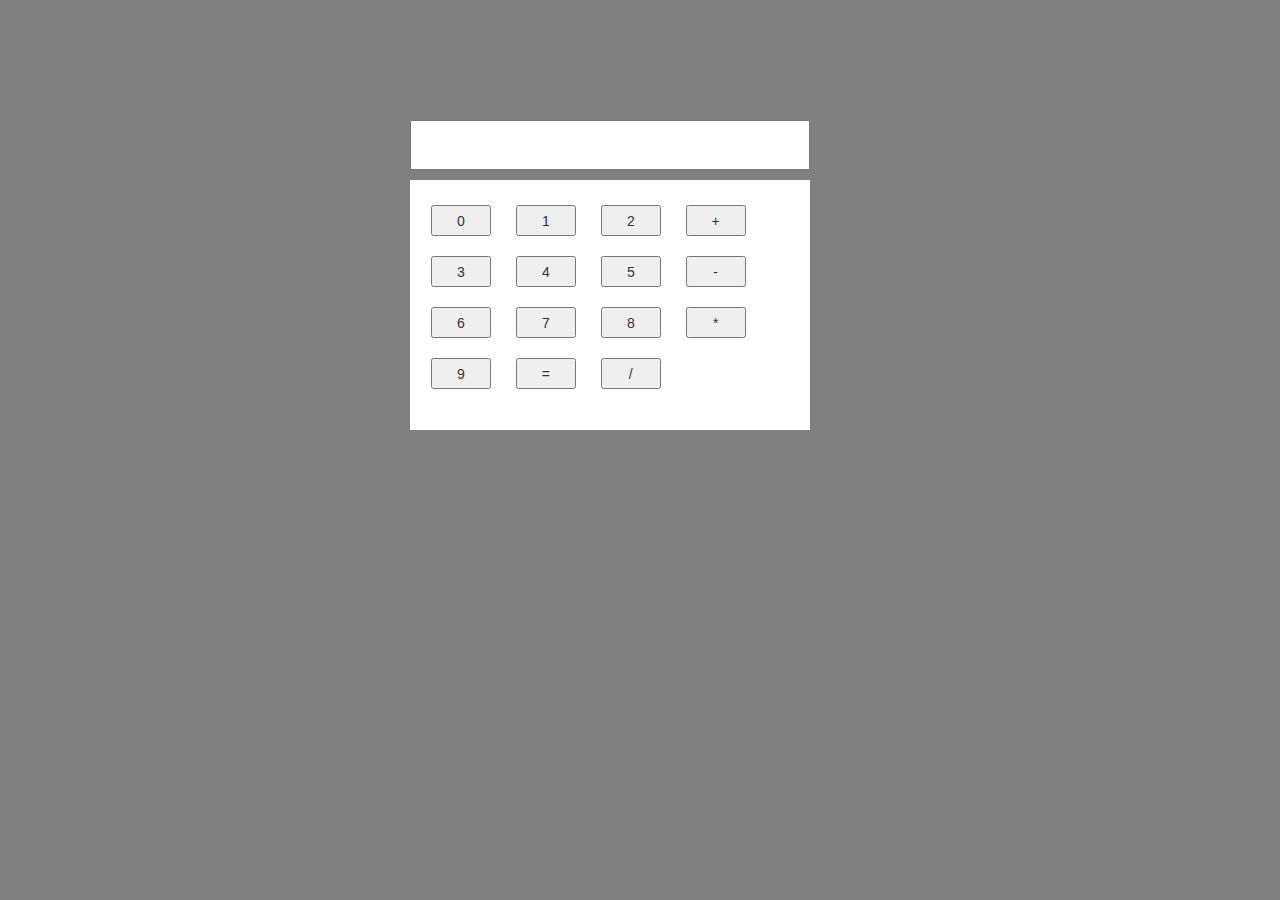
<file: calc2/index.html>
<html>
<head>
	<title>Calculator</title>
	<meta charset="utf-8">
  	<meta name="viewport" content="width=device-width, initial-scale=1">
  	<link rel="stylesheet" href="http://maxcdn.bootstrapcdn.com/bootstrap/3.3.6/css/bootstrap.min.css">
  	<script src="https://ajax.googleapis.com/ajax/libs/jquery/1.12.0/jquery.min.js"></script>
  	<script src="http://maxcdn.bootstrapcdn.com/bootstrap/3.3.6/js/bootstrap.min.js"></script>
	<link rel="stylesheet" type="text/css" href="style.css">
</head>
<body>
	<div class="container">
		
			
		<form Name="calc">
				<td colspan=4><input type=text Name="display" 
					style="width: 400px;height: 50px;
					margin-left: 340px;margin-top: 120px;">
				</td>
		<div class="btn_key" style="margin-top: 10px;margin-left: 340px;">
			
			<input type=button value="0" OnClick="calc.display.value+='0'" 
			style="width: 60px;height: 31px;margin-left: 21px;margin-top: 25px;">
			<input type=button value="1" OnClick="calc.display.value+='1'"
			style="width: 60px;height: 31px;margin-left: 21px;">
			<input type=button value="2" OnClick="calc.display.value+='2'"
			style="width: 60px;height: 31px;margin-left: 21px;">
			<input type=button value="+" OnClick="calc.display.value+='+'"
			style="width: 60px;height: 31px;margin-left: 21px;">
			<br>
			<br>
			<input type=button value="3" OnClick="calc.display.value+='3'"
			style="width: 60px;height: 31px;margin-left: 21px;">
			<input type=button value="4" OnClick="calc.display.value+='4'"
			style="width: 60px;height: 31px;margin-left: 21px;">
			<input type=button value="5" OnClick="calc.display.value+='5'"
			style="width: 60px;height: 31px;margin-left: 21px;">
			<input type=button value="-" OnClick="calc.display.value+='-'"
			style="width: 60px;height: 31px;margin-left: 21px;">
			<br>
			<br>
			<input type=button value="6" OnClick="calc.display.value+='6'" 
			style="width: 60px;height: 31px;margin-left: 21px;">
			<input type=button value="7" OnClick="calc.display.value+='7'"
			style="width: 60px;height: 31px;margin-left: 21px;">
			<input type=button value="8" OnClick="calc.display.value+='8'"
			style="width: 60px;height: 31px;margin-left: 21px;">
			<input type=button value="*" OnClick="calc.display.value+='*'"
			style="width: 60px;height: 31px;margin-left: 21px;">
			<br>
			<br>
			<input type=button value="9" OnClick="calc.display.value+='9'"
			style="width: 60px;height: 31px;margin-left: 21px;">
			
			<input type=button value="=" OnClick="calc.display.value=eval(calc.display.value)"
			style="width: 60px;height: 31px;margin-left: 21px;">
			<input type=button value="/" OnClick="calc.display.value+='/'"
			style="width: 60px;height: 31px;margin-left: 21px;">
		</div>
	</form>
		
		
	</div>
</body>
</html>
</file>
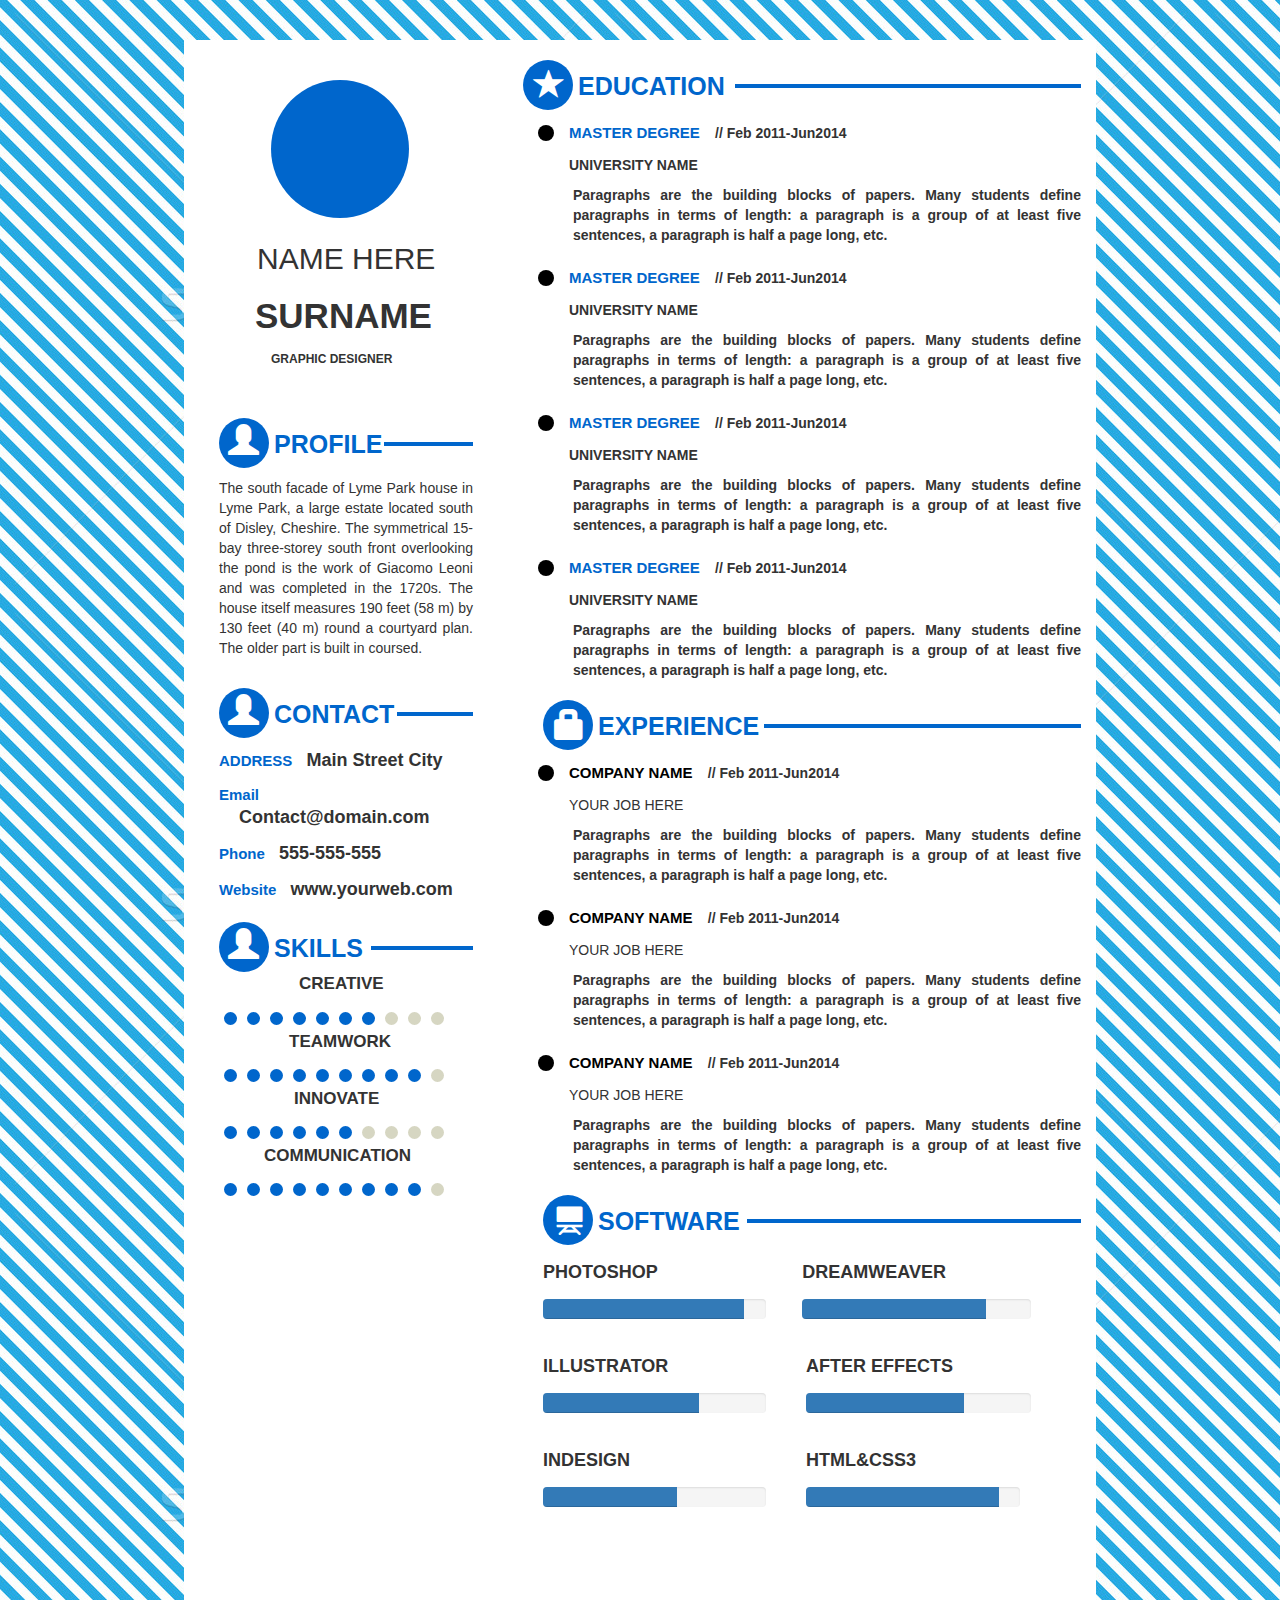
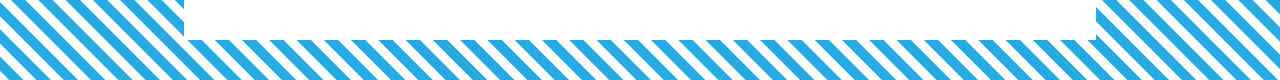
<file: Editable-CV/index.html>
<!DOCTYPE html>
<html>
<head>
	<title>Editable-CV</title>
	<meta charset="utf-8">
  <meta name="viewport" content="width=device-width, initial-scale=1">
  <link rel="stylesheet" href="http://maxcdn.bootstrapcdn.com/bootstrap/3.3.6/css/bootstrap.min.css">
  <script src="https://ajax.googleapis.com/ajax/libs/jquery/1.12.0/jquery.min.js"></script>
  <script src="http://maxcdn.bootstrapcdn.com/bootstrap/3.3.6/js/bootstrap.min.js"></script>
  <link rel="stylesheet" type="text/css" href="style.css">
</head>
<body>
<div class="container">
	<div class="content">
		<div class="col-md-4">
			<div style="padding-left: 72px;padding-top: 40px;">
				<div id="circle">
				</div>
			</div>
			
			<br>
				<p class="n_font" style="padding-left: 58px;">NAME HERE</p>
				<P class="sn_font" style="padding-left: 56px;">SURNAME</P>
				<P class="gd_font" style="padding-left: 72px;">GRAPHIC DESIGNER</P>
					<br><br>
				<div class="section1" style="padding-left: 20px;">
					<span style="position: absolute;
								padding-top: 9px;
								padding-left: 55px;
								font-size: 25px;
								font-weight: bold;
								color: #0066CC;">PROFILE</span>
					<div class="hr-section">&nbsp;</div>

						<div id="circle_new">
							<p>	<span class="glyphicon glyphicon-user" 
									style="padding-left: 9px;
										padding-top: 5px;
										font-size: 31px;
										color: white;">
								</span>
							</p>
						</div>

						<div>
							<p style="text-align: justify;margin-top: 10px;">The south facade of Lyme Park house in Lyme Park, a large estate located south of Disley, Cheshire. The symmetrical 15-bay three-storey south front overlooking the pond is the work of Giacomo Leoni and was completed in the 1720s. The house itself measures 190 feet (58 m) by 130 feet (40 m) round a courtyard plan. The older part is built in coursed.</p>
						</div>
				</div>
				<br>
				<div class="section1" style="padding-left: 20px;">
					<span style="position: absolute;
								padding-top: 9px;
								padding-left: 55px;
								font-size: 25px;
								font-weight: bold;
								color: #0066CC;">CONTACT</span>
					<div class="hr-section_a">&nbsp;</div>

						<div id="circle_new">
							<p>	<span class="glyphicon glyphicon-user" 
									style="padding-left: 9px;
										padding-top: 5px;
										font-size: 31px;
										color: white;">
								</span>
							</p>
						</div>

						<div class="add" style="padding-top: 10px;">
							<span style="font-size: 15px;font-weight: bold;color: #0066CC;">
								ADDRESS
							</span>
							<span style="font-weight: bold;font-size: 18px;padding-left: 10px;">Main Street City
							</span>
						</div>

						<div class="email" style="padding-top: 10px;">
							<span style="font-size: 15px;font-weight: bold;color: #0066CC;">
								Email
							</span>
							
							<span style="font-weight: bold;font-size: 18px;padding-left: 20px;">Contact@domain.com
							</span>
							
						</div>

						<div class="phone" style="padding-top: 10px;">
							<span style="font-size: 15px;font-weight: bold;color: #0066CC;">
								Phone
							</span>
							<span style="font-weight: bold;font-size: 18px;padding-left: 10px;">
								555-555-555
							</span>
						</div>

						<div class="web" style="padding-top: 10px;">
							<span style="font-size: 15px;font-weight: bold;color: #0066CC;">
								Website
							</span>
							<span style="font-weight: bold;font-size: 18px;padding-left: 10px;">
								www.yourweb.com
							</span>
						</div>
				</div>
				<br>
				<div class="section1" style="padding-left: 20px;">
					<span style="position: absolute;
								padding-top: 9px;
								padding-left: 55px;
								font-size: 25px;
								font-weight: bold;
								color: #0066CC;">SKILLS</span>
					<div class="hr-section_b">&nbsp;</div>

						<div id="circle_new">
							<p>	<span class="glyphicon glyphicon-user" 
									style="padding-left: 9px;
										padding-top: 5px;
										font-size: 31px;
										color: white;">
								</span>
							</p>
						</div>

						<div class="creative">
							<span style="font-weight: bold;font-size: 17px;padding-left: 80px;">CREATIVE
							</span>
							<p>
								<span><div id="small_circle_blue"></div></span>
								<span><div id="small_circle_blue"></div></span>
								<span><div id="small_circle_blue"></div></span>
								<span><div id="small_circle_blue"></div></span>
								<span><div id="small_circle_blue"></div></span>
								<span><div id="small_circle_blue"></div></span>
								<span><div id="small_circle_blue"></div></span>
								<span><div id="small_circle_grey"></div></span>
								<span><div id="small_circle_grey"></div></span>
								<span><div id="small_circle_grey"></div></span>
							</p>
						</div>
						<div class="teamwork">
							<span style="font-weight: bold;font-size: 17px;padding-left: 70px;">TEAMWORK
							</span>
							<p>
								<span><div id="small_circle_blue"></div></span>
								<span><div id="small_circle_blue"></div></span>
								<span><div id="small_circle_blue"></div></span>
								<span><div id="small_circle_blue"></div></span>
								<span><div id="small_circle_blue"></div></span>
								<span><div id="small_circle_blue"></div></span>
								<span><div id="small_circle_blue"></div></span>
								<span><div id="small_circle_blue"></div></span>
								<span><div id="small_circle_blue"></div></span>
								<span><div id="small_circle_grey"></div></span>
							</p>
						</div>
						<div class="innovate">
							<span style="font-weight: bold;font-size: 17px;padding-left: 75px;">INNOVATE
							</span>
							<p>
								<span><div id="small_circle_blue"></div></span>
								<span><div id="small_circle_blue"></div></span>
								<span><div id="small_circle_blue"></div></span>
								<span><div id="small_circle_blue"></div></span>
								<span><div id="small_circle_blue"></div></span>
								<span><div id="small_circle_blue"></div></span>
								<span><div id="small_circle_grey"></div></span>
								<span><div id="small_circle_grey"></div></span>
								<span><div id="small_circle_grey"></div></span>
								<span><div id="small_circle_grey"></div></span>
							</p>
						</div>
						<div class="communication">
							<span style="font-weight: bold;font-size: 17px;padding-left: 45px;">COMMUNICATION
							</span>
							<p>
								<span><div id="small_circle_blue"></div></span>
								<span><div id="small_circle_blue"></div></span>
								<span><div id="small_circle_blue"></div></span>
								<span><div id="small_circle_blue"></div></span>
								<span><div id="small_circle_blue"></div></span>
								<span><div id="small_circle_blue"></div></span>
								<span><div id="small_circle_blue"></div></span>
								<span><div id="small_circle_blue"></div></span>
								<span><div id="small_circle_blue"></div></span>
								<span><div id="small_circle_grey"></div></span>
							</p>
						</div>
				</div>
			
		</div>
			<div class="col-md-8">
				<div class="section2" style="padding-left: 20px;margin-top: 20px;">
					<span style="position: absolute;
								padding-top: 9px;
								padding-left: 55px;
								font-size: 25px;
								font-weight: bold;
								color: #0066CC;">EDUCATION</span>
					<div class="hr-section_edu">&nbsp;</div>

						<div id="circle_new_edu">
							<p>	<span class="glyphicon glyphicon-star" 
									style="padding-left: 11px;
										padding-top: 8px;
										font-size: 31px;
										color: white;">
								</span>
							</p>
						</div>
							<div id="small_circle_black">
							</div>
								<span style="color: #0066CC;
											font-weight: bold;
											font-size: 15px;
											line-height: 3;">
									MASTER DEGREE
								</span>
								<span style="padding-left: 11px;font-weight: bold;">
								 // Feb 2011-Jun2014
								</span>
								<p style="font-weight: bold;">UNIVERSITY NAME</p>
								<P style="text-align: justify;font-weight: bold;padding-left: 50px;">Paragraphs are the building blocks of papers. Many students define paragraphs in terms of length: a paragraph is a group of at least five sentences, a paragraph is half a page long, etc.</P>

								<div id="small_circle_black">
								</div>
								<span style="color: #0066CC;
											font-weight: bold;
											font-size: 15px;
											line-height: 3;">
									MASTER DEGREE
								</span>
								<span style="padding-left: 11px;font-weight: bold;">
								 // Feb 2011-Jun2014
								</span>
								<p style="font-weight: bold;">UNIVERSITY NAME</p>
								<P style="text-align: justify;font-weight: bold;padding-left: 50px;">Paragraphs are the building blocks of papers. Many students define paragraphs in terms of length: a paragraph is a group of at least five sentences, a paragraph is half a page long, etc.</P>

								<div id="small_circle_black">
								</div>
								<span style="color: #0066CC;
											font-weight: bold;
											font-size: 15px;
											line-height: 3;">
									MASTER DEGREE
								</span>
								<span style="padding-left: 11px;font-weight: bold;">
								 // Feb 2011-Jun2014
								</span>
								<p style="font-weight: bold;">UNIVERSITY NAME</p>
								<P style="text-align: justify;font-weight: bold;padding-left: 50px;">Paragraphs are the building blocks of papers. Many students define paragraphs in terms of length: a paragraph is a group of at least five sentences, a paragraph is half a page long, etc.</P>

								<div id="small_circle_black">
								</div>
								<span style="color: #0066CC;
											font-weight: bold;
											font-size: 15px;
											line-height: 3;">
									MASTER DEGREE
								</span>
								<span style="padding-left: 11px;font-weight: bold;">
								 // Feb 2011-Jun2014
								</span>
								<p style="font-weight: bold;">UNIVERSITY NAME</p>
								<P style="text-align: justify;font-weight: bold;padding-left: 50px;">Paragraphs are the building blocks of papers. Many students define paragraphs in terms of length: a paragraph is a group of at least five sentences, a paragraph is half a page long, etc.</P>

						<div class="section3" style="padding-left: 20px;margin-top: 20px;">
								<span style="position: absolute;
											padding-top: 9px;
											padding-left: 55px;
											font-size: 25px;
											font-weight: bold;
											color: #0066CC;">EXPERIENCE
								</span>
									<div class="hr-section_exp">&nbsp;
									</div>

										<div id="circle_new_exp">
											<p>	<span class="glyphicon glyphicon-lock" 
													style="padding-left: 11px;
															padding-top: 8px;
															font-size: 31px;
															color: white;">
												</span>
											</p>
										</div>
						</div>

							<div id="small_circle_black">
							</div>
								<span style="color: black;
											font-weight: bold;
											font-size: 15px;
											line-height: 3;">
									COMPANY NAME
								</span>
								<span style="padding-left: 11px;font-weight: bold;">
								 // Feb 2011-Jun2014
								</span>
								<p>YOUR JOB HERE</p>
								<P style="text-align: justify;font-weight: bold;padding-left: 50px;">Paragraphs are the building blocks of papers. Many students define paragraphs in terms of length: a paragraph is a group of at least five sentences, a paragraph is half a page long, etc.</P>

							<div id="small_circle_black">
							</div>
								<span style="color: black;
											font-weight: bold;
											font-size: 15px;
											line-height: 3;">
									COMPANY NAME
								</span>
								<span style="padding-left: 11px;font-weight: bold;">
								 // Feb 2011-Jun2014
								</span>
								<p>YOUR JOB HERE</p>
								<P style="text-align: justify;font-weight: bold;padding-left: 50px;">Paragraphs are the building blocks of papers. Many students define paragraphs in terms of length: a paragraph is a group of at least five sentences, a paragraph is half a page long, etc.</P>
							<div id="small_circle_black">
							</div>
								<span style="color: black;
											font-weight: bold;
											font-size: 15px;
											line-height: 3;">
									COMPANY NAME
								</span>
								<span style="padding-left: 11px;font-weight: bold;">
								 // Feb 2011-Jun2014
								</span>
								<p>YOUR JOB HERE</p>
								<P style="text-align: justify;font-weight: bold;padding-left: 50px;">Paragraphs are the building blocks of papers. Many students define paragraphs in terms of length: a paragraph is a group of at least five sentences, a paragraph is half a page long, etc.</P>

							<div class="section4" style="padding-left: 20px;margin-top: 20px;">
								<span style="position: absolute;
											padding-top: 9px;
											padding-left: 55px;
											font-size: 25px;
											font-weight: bold;
											color: #0066CC;">SOFTWARE
								</span>
									<div class="hr-section-sft">&nbsp;
									</div>

										<div id="circle_new_sft">
											<p>	<span class="glyphicon glyphicon-blackboard" 
													style="padding-left: 11px;
															padding-top: 8px;
															font-size: 31px;
															color: white;">
												</span>
											</p>
										</div>
							</div>
							<div class="dreamweaver" style="float: right;padding-right: 135px;">
								<span style="padding-left: 20px;
										line-height: 3;
										font-weight: bold;
										font-size: 18px;">DREAMWEAVER
								</span>
								<div class="progress" style="width:140%;margin-left: 20px;" >
    								<div class="progress-bar" role="progressbar" aria-valuenow="70" aria-valuemin="0" aria-valuemax="100" style="width:80%;">
 							 		</div>
 								</div>
							</div>
							<div class="aftereffects" style="float: right;padding-right: 128px;">
								<span style="padding-left: 20px;
										line-height: 3;
										font-weight: bold;
										font-size: 18px;">AFTER EFFECTS
								</span>
								<div class="progress" style="width:135%;margin-left: 20px;" >
    								<div class="progress-bar" role="progressbar" aria-valuenow="70" aria-valuemin="0" aria-valuemax="100" style="width:70%;">
 							 		</div>
 								</div>
							</div>
							<div class="html&css" style="float: right;padding-right: 165px;">
								<span style="padding-left: 20px;
										line-height: 3;
										font-weight: bold;
										font-size: 18px;">HTML&CSS3
								</span>
								<div class="progress" style="width:165%;margin-left: 20px;" >
    								<div class="progress-bar" role="progressbar" aria-valuenow="70" aria-valuemin="0" aria-valuemax="100" style="width:90%;">
 							 		</div>
 								</div>
							</div>
							<div class="photoshop">
								<span style="padding-left: 20px;
										line-height: 3;
										font-weight: bold;
										font-size: 18px;">PHOTOSHOP
								</span>
								<div class="progress" style="width:40%;margin-left: 20px;" >
    								<div class="progress-bar" role="progressbar" aria-valuenow="70" aria-valuemin="0" aria-valuemax="100" style="width:90%;">
 							 		</div>
 								</div>
							</div>
							<div class="illustrator">
								<span style="padding-left: 20px;
										line-height: 3;
										font-weight: bold;
										font-size: 18px;">ILLUSTRATOR
								</span>
								<div class="progress" style="width:40%;margin-left: 20px;" >
    								<div class="progress-bar" role="progressbar" aria-valuenow="70" aria-valuemin="0" aria-valuemax="100" style="width:70%;">
 							 		</div>
 								</div>
							</div>
							<div class="indesign">
								<span style="padding-left: 20px;
										line-height: 3;
										font-weight: bold;
										font-size: 18px;">INDESIGN
								</span>
								<div class="progress" style="width:40%;margin-left: 20px;" >
    								<div class="progress-bar" role="progressbar" aria-valuenow="70" aria-valuemin="0" aria-valuemax="100" style="width:60%;">
 							 		</div>
 								</div>
							</div>
			</div>
</div>
</body>
</html>
</file>
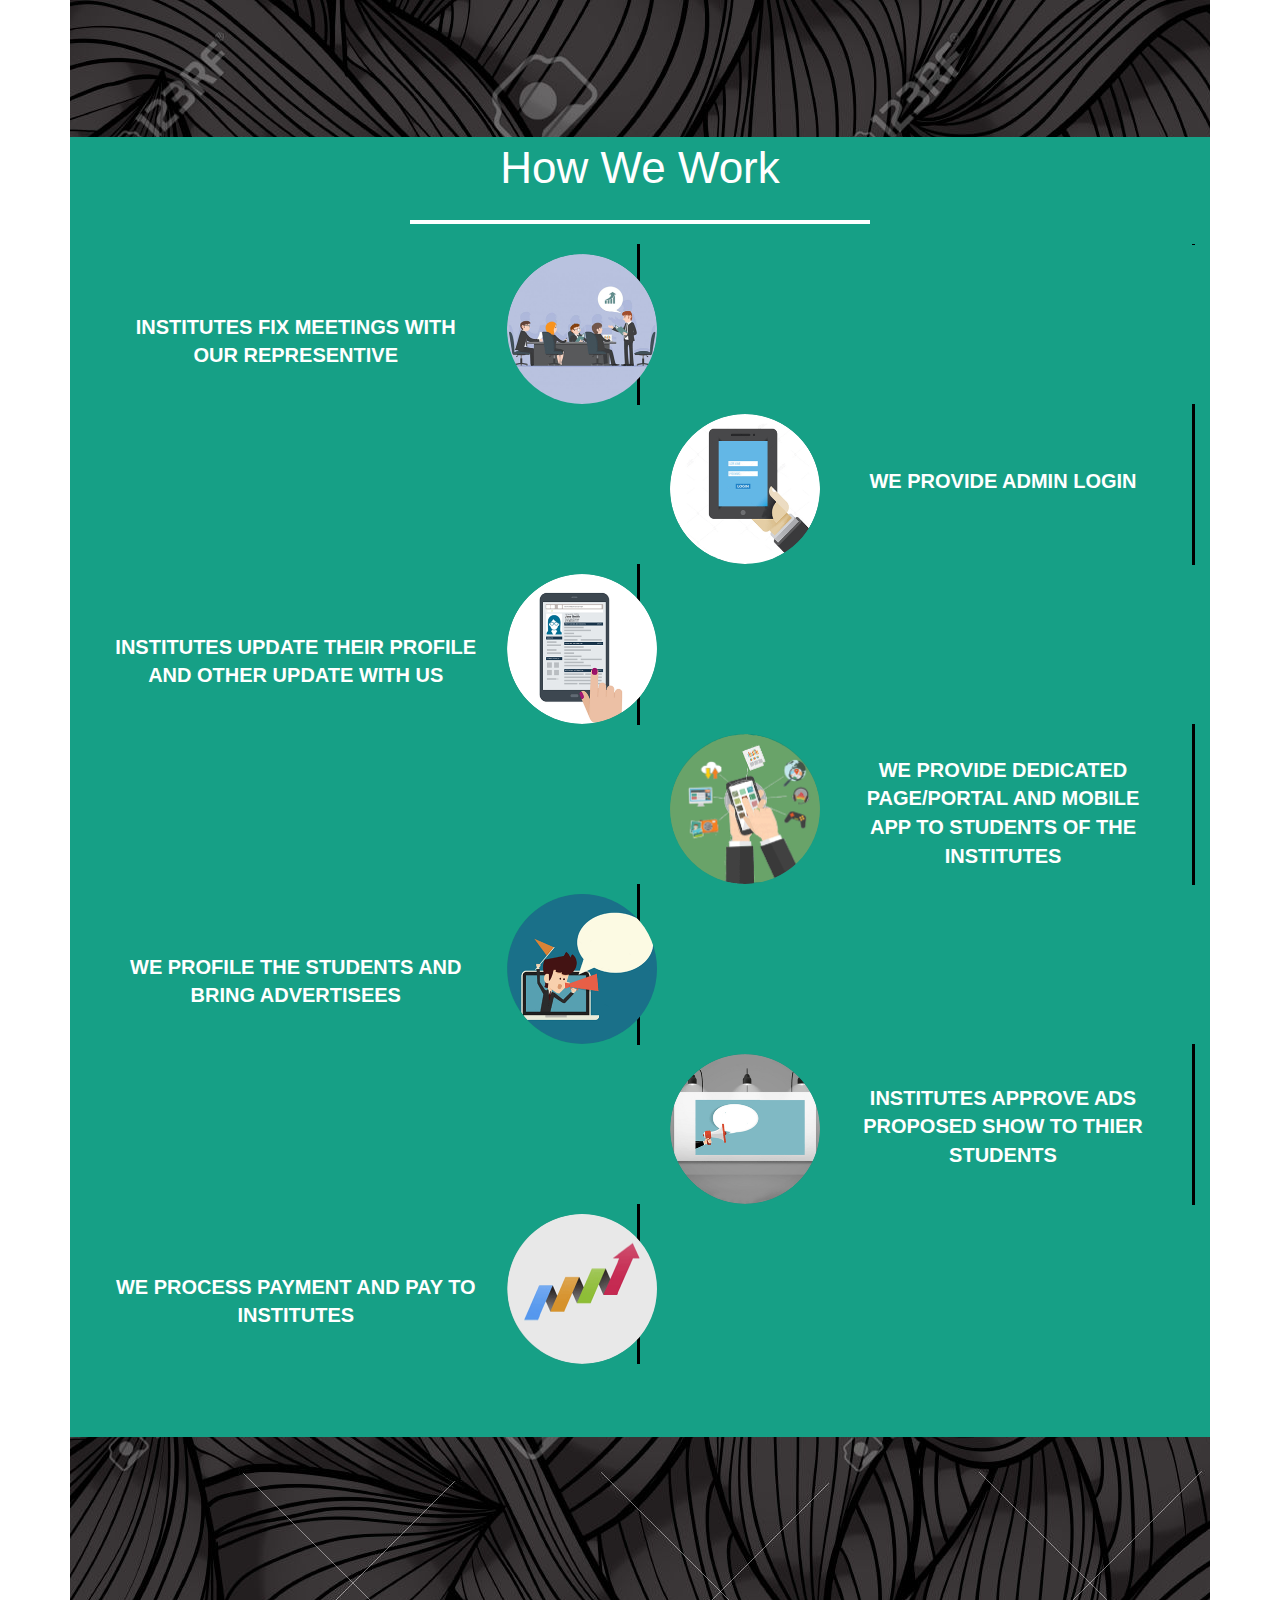
<file: How We Work/index.html>
<!DOCTYPE html>
<html>
<head>
	<title>How We work</title>
	<meta charset="utf-8">
  <meta name="viewport" content="width=device-width, initial-scale=1">
  <link rel="stylesheet" href="http://maxcdn.bootstrapcdn.com/bootstrap/3.3.6/css/bootstrap.min.css">
  <script src="https://ajax.googleapis.com/ajax/libs/jquery/1.12.0/jquery.min.js"></script>
  <script src="http://maxcdn.bootstrapcdn.com/bootstrap/3.3.6/js/bootstrap.min.js"></script>
  <link rel="stylesheet" href="style.css">
</head>
<body>
	<div class="container">
		
		<div class="full_content">
			<div class="main_content">
				<div class="text-center" style="color: white;font-size: 44px;">
				How We Work
				</div>
				<hr style="border: 2px solid white;width: 40%;" />	
				
				<div class="col-md-12">
					<div class="col-md-6" style="border-right: 3px solid black;">
						<div class="col-md-9 col-sm-6">
						<div class="meet_p1 text-center" style="							
							margin-top: 69px;
							font-size: 20px;
							font-weight: bold;
							color: white;
							">INSTITUTES FIX MEETINGS WITH OUR REPRESENTIVE
						</div>
						</div>
						<div class="col-md-3 col-sm-6">
						<img src="images/meet.gif" width="150"	height="150" style="margin-top: 10px;">
						</div>
					</div>
					<div class="col-md-6" style="border-right: 3px solid black;">
					</div>
				</div>




				<div class="col-md-12">
					<div class="col-md-6" style="border-right: 3px solid black;">
					</div>
					<div class="col-md-6" style="border-right: 3px solid black;">
						<div class="col-md-4 col-sm-6 hidden-xs">
							<img src="images/admin.gif" width="150"	height="150" style="margin-top: 10px;">
						</div>
						<div class="col-md-8 col-sm-6">
							<div class="admin_p1 text-center" style="					
								margin-top: 63px;
								font-size: 20px;
								font-weight: bold;
								color: white;">WE PROVIDE ADMIN LOGIN
							</div>
						</div>
						<div class="col-md-3 col-sm-6 hidden-md hidden-lg">
							<img src="images/admin.gif" width="150"	height="150" style="margin-top: 10px;">
						</div>
					</div>
				</div>



				<div class="col-md-12">
					<div class="col-md-6" style="border-right: 3px solid black;">
						<div class="col-md-9 col-sm-6">
						<div class="meet_p1 text-center" style="							
							margin-top: 69px;
							font-size: 20px;
							font-weight: bold;
							color: white;
							">INSTITUTES UPDATE THEIR PROFILE AND OTHER UPDATE WITH US
						</div>
						</div>
						<div class="col-md-3 col-sm-6">
						<img src="images/update.gif" width="150"	height="150" style="margin-top: 10px;">
						</div>
					</div>
					<div class="col-md-6" style="border-right: 3px solid black;">
					</div>
				</div>



				<div class="col-md-12">
					<div class="col-md-6" style="border-right: 3px solid black;">
					</div>
					<div class="col-md-6" style="border-right: 3px solid black;">
						<div class="col-md-4 col-sm-6 hidden-xs">
							<img src="images/m_app.gif" width="150"	height="150" style="margin-top: 10px;">
						</div>
						<div class="col-md-8 col-sm-6">
							<div class="admin_p1 text-center" style="					
								margin-top: 32px;
								font-size: 20px;
								font-weight: bold;
								color: white;">WE PROVIDE DEDICATED PAGE/PORTAL AND MOBILE APP TO STUDENTS OF THE INSTITUTES
							</div>
						</div>
						<div class="col-md-3 col-sm-6 hidden-md hidden-lg">
							<img src="images/m_app.gif" width="150"	height="150" style="margin-top: 10px;">
						</div>
					</div>
				</div>



				<div class="col-md-12">
					<div class="col-md-6" style="border-right: 3px solid black;">
						<div class="col-md-9 col-sm-6">
						<div class="meet_p1 text-center" style="							
							margin-top: 69px;
							font-size: 20px;
							font-weight: bold;
							color: white;
							">WE PROFILE THE STUDENTS AND BRING ADVERTISEES
						</div>
						</div>
						<div class="col-md-3 col-sm-6">
						<img src="images/profile.gif" width="150"	height="150" style="margin-top: 10px;">
						</div>
					</div>
					<div class="col-md-6" style="border-right: 3px solid black;">
					</div>
				</div>



				<div class="col-md-12">
					<div class="col-md-6" style="border-right: 3px solid black;">
					</div>
					<div class="col-md-6" style="border-right: 3px solid black;">
						<div class="col-md-4 col-sm-6 hidden-xs">
							<img src="images/advt.gif" width="150"	height="150" style="margin-top: 10px;">
						</div>
						<div class="col-md-8 col-sm-6">
							<div class="admin_p1 text-center" style="					
								margin-top: 40px;
								font-size: 20px;
								font-weight: bold;
								color: white;">INSTITUTES APPROVE ADS PROPOSED SHOW TO THIER STUDENTS
							</div>
						</div>
						<div class="col-md-3 col-sm-6 hidden-md hidden-lg">
							<img src="images/advt.gif" width="150"	height="150" style="margin-top: 10px;">
						</div>
					</div>
				</div>



				<div class="col-md-12">
					<div class="col-md-6" style="border-right: 3px solid black;">
						<div class="col-md-9 col-sm-6">
						<div class="meet_p1 text-center" style="							
							margin-top: 69px;
							font-size: 20px;
							font-weight: bold;
							color: white;
							">WE PROCESS PAYMENT AND PAY TO INSTITUTES
						</div>
						</div>
						<div class="col-md-3 col-sm-6">
						<img src="images/payment.gif" width="150"	height="150" style="margin-top: 10px;">
						</div>
					</div>
					<div class="col-md-6" style="border-right: 3px solid black;">
					</div>
				</div>




				




				<!--div class="col-md-6" style="border-right: 3px solid black;">
					<div class="section1">
							<span class="meet_p1" style="
										 				position: absolute;
										 				margin-top: 109px;
										 				font-size: 20px;
										    			font-weight: bold;
										    			color: white;
										    			margin-left: 35px;">INSTITUTES FIX MEETINGS
							</span>
							<span class="meet_p2" style="position: absolute;
														margin-top: 131px;
														font-size: 20px;
														font-weight: bold;
														color: white;
														margin-left: 112px;">WITH OUR
							</span>
							<span class="meet_p3" style="position: absolute;
														margin-top: 152px;
														font-size: 20px;
														font-weight: bold;
														color: white;
														margin-left: 70px;">REPRESENTATIVE
								
							</span >

							<img src="images/meet.gif" width="150"	height="150" style="margin-left: 327px;position: absolute;margin-top: 10px;">
							
							<div id="circle_meet" style="margin-top: 58px;margin-left: 317px;">
							</div>

							<span class="update_p1" style="
										 				position: absolute;
										 				margin-top: 109px;
										 				font-size: 20px;
										    			font-weight: bold;
										    			color: white;
										    			margin-left: 57px;">INSTITUTES UPDATE
							</span>
							<span class="update_p2" style="position: absolute;
														margin-top: 131px;
														font-size: 20px;
														font-weight: bold;
														color: white;
														margin-left: 31px;">THIER PROFILE AND OTHER
							</span>
							<span class="update_p3" style="position: absolute;
														margin-top: 152px;
														font-size: 20px;
														font-weight: bold;
														color: white;
														margin-left: 70px;">UPDATES WITH US
								
							</span >

							<img src="images/update.gif" width="150"	height="150" style="margin-left: 327px;position: absolute;margin-top: 68px;">
							
							<div id="circle_meet" style="margin-top: 58px;margin-left: 317px;">
							</div>

							<span class="profile_p1" style="
										 				position: absolute;
										 				margin-top: 109px;
										 				font-size: 20px;
										    			font-weight: bold;
										    			color: white;
										    			margin-left: 21px;">WE PROFILE THE STUDENTS 
							</span>
							<span class="profile_p2" style="position: absolute;
														margin-top: 131px;
														font-size: 20px;
														font-weight: bold;
														color: white;
														margin-left: 31px;">AND BRING ADVERTISEES
							</span>
						

							<img src="images/profile.gif" width="150"	height="150" style="margin-left: 327px;position: absolute;margin-top: 68px;">
							
							<div id="circle_meet" style="margin-top: 58px;margin-left: 317px;">
							</div>

							<span class="payment_p1" style="
										 				position: absolute;
										 				margin-top: 109px;
										 				font-size: 20px;
										    			font-weight: bold;
										    			color: white;
										    			margin-left: 35px;">WE PROCESS PAYMENT
							</span>
							<span class="payment_p2" style="position: absolute;
														margin-top: 131px;
														font-size: 20px;
														font-weight: bold;
														color: white;
														margin-left: 31px;">AND PAY TO INSTITUTES
							</span>
							

							<img src="images/payment.gif" width="150"	height="150" style="margin-left: 327px;position: absolute;margin-top: 68px;">
							
							<div id="circle_meet" style="margin-top: 58px;margin-left: 317px;">
							</div>
					</div>	
					</div>	
					<div class="col-md-6">
					<div class="section2">
							<span class="admin_p1" style="
										 				position: absolute;
										 				margin-top: 47px;
										 				font-size: 20px;
										    			font-weight: bold;
										    			color: white;
										    			margin-left: 158px;">WE PROVIDE ADMIN LOGIN
							</span>
							<span class="admin_p2" style="position: absolute;
														margin-top: 70px;
														font-size: 20px;
														font-weight: bold;
														color: white;
														margin-left: 215px;">TO INSTITUTES
							</span>
							

							<img src="images/admin.gif" width="150"	height="150" style="margin-left: -9px;position: absolute;margin-top: 10px;">
							
							<div id="circle_admin" style="margin-top: 164px;margin-left: -20px;">
							</div>

							<span class="m_app_p1" style="
										 				position: absolute;
										 				margin-top: 106px;
										 				font-size: 20px;
										    			font-weight: bold;
										    			color: white;
										    			margin-left: 168px;">WE PROVIDE DEDICATED 
							</span>
							<span class="m_app_p1" style="
										 				position: absolute;
										 				margin-top: 128px;
										 				font-size: 20px;
										    			font-weight: bold;
										    			color: white;
										    			margin-left: 158px;">PAGE/PORTAL AND MOBILE
							</span>
							<span class="m_app_p2" style="position: absolute;
														margin-top: 147px;
														font-size: 20px;
														font-weight: bold;
														color: white;
														margin-left: 201px;">APP TO STUDENTS
							</span>
							<span class="m_app_p2" style="position: absolute;
														margin-top: 168px;
														font-size: 20px;
														font-weight: bold;
														color: white;
														margin-left: 193px;">OFF THE INSTITUTES
							</span>
							
							

							<img src="images/m_app.gif" width="150"	height="150" style="margin-left: -9px;position: absolute;margin-top: 83px;">
							
							<div id="circle_m_app" style="margin-top: 73px;margin-left: -20px;">
							</div>

							<span class="admin_p1" style="
										 				position: absolute;
										 				margin-top: 101px;
										 				font-size: 20px;
										    			font-weight: bold;
										    			color: white;
										    			margin-left: 169px;">INSTITUTES APPROVE ADS
							</span>
							<span class="admin_p2" style="position: absolute;
														margin-top: 120px;
														font-size: 20px;
														font-weight: bold;
														color: white;
														margin-left: 198px;">PROPOSED TO SHOW
							</span>
							<span class="admin_p2" style="position: absolute;
														margin-top: 140px;
														font-size: 20px;
														font-weight: bold;
														color: white;
														margin-left: 202px;">TO THEIR STUDENTS
							</span>


							<img src="images/advt.gif" width="150"	height="150" style="margin-left: -9px;position: absolute;margin-top: 65px;">
							
							<div id="circle_advt" style="margin-top: 55px;margin-left: -20px;">
							</div>
					</div>	
					</div-->			
			</div>
		</div>
		
	</div>
</body>
</html>
</file>
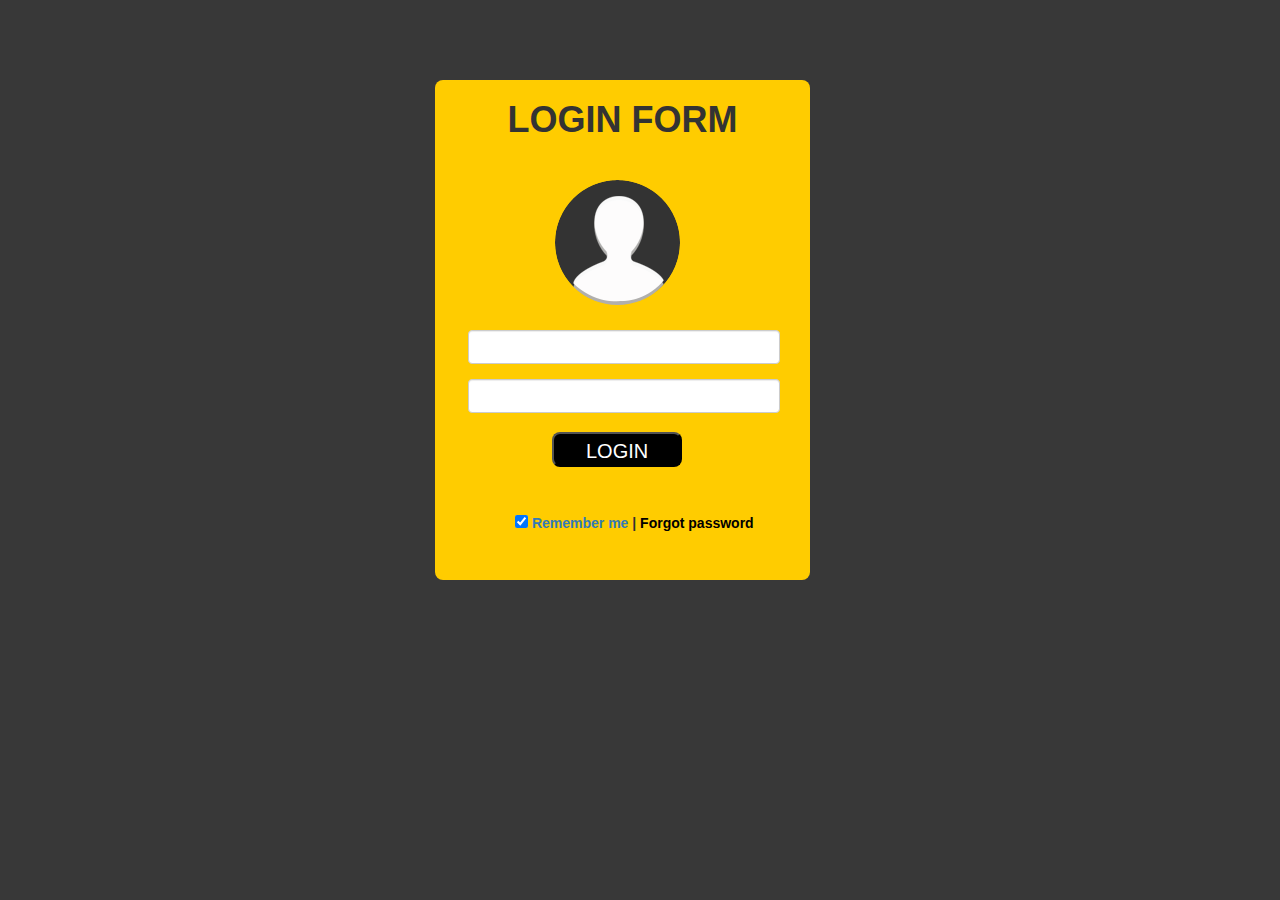
<file: Login Form/index.html>
<!DOCTYPE html>
<html>
<head>
	<title>Login Form</title>
	<meta charset="utf-8">
  <meta name="viewport" content="width=device-width, initial-scale=1">
  <link rel="stylesheet" href="http://maxcdn.bootstrapcdn.com/bootstrap/3.3.6/css/bootstrap.min.css">
  <script src="https://ajax.googleapis.com/ajax/libs/jquery/1.12.0/jquery.min.js"></script>
  <script src="http://maxcdn.bootstrapcdn.com/bootstrap/3.3.6/js/bootstrap.min.js"></script>
  <link rel="stylesheet" type="text/css" href="style.css">
  
</head>
<body>
	<div class="container-fluid">
		<div class="content">
			<h1>LOGIN FORM</h1>
				<div class="image">
					<img src="images/user_image.gif">
				</div>
				<div class="login_box" style="padding-right: 30px;">
					<form role="form" style=" padding-left: 33px;padding-top: 25px;">
    					<div class="form-group">
              
     						<input type="text" class="form-control" id="usr">

    						</div>
    						
   							<div class="form-group">
      
     						<input type="password" class="form-control" id="pwd">
    					</div>

  				</form>
  					<div class="login_btn">
  						<input type="button" value="LOGIN" style="padding-bottom: 0px;padding-top: 3px;">
  					</div>
  					<br>
  					<br>
  				<div class="option">
  					<input type="checkbox" name="submit"  checked> <a href="#">Remember me</a> | <a href="">Forgot password</a> 
  				</div>
  				
				</div>
				
		</div>
	</div>
</body>
</html>
</file>
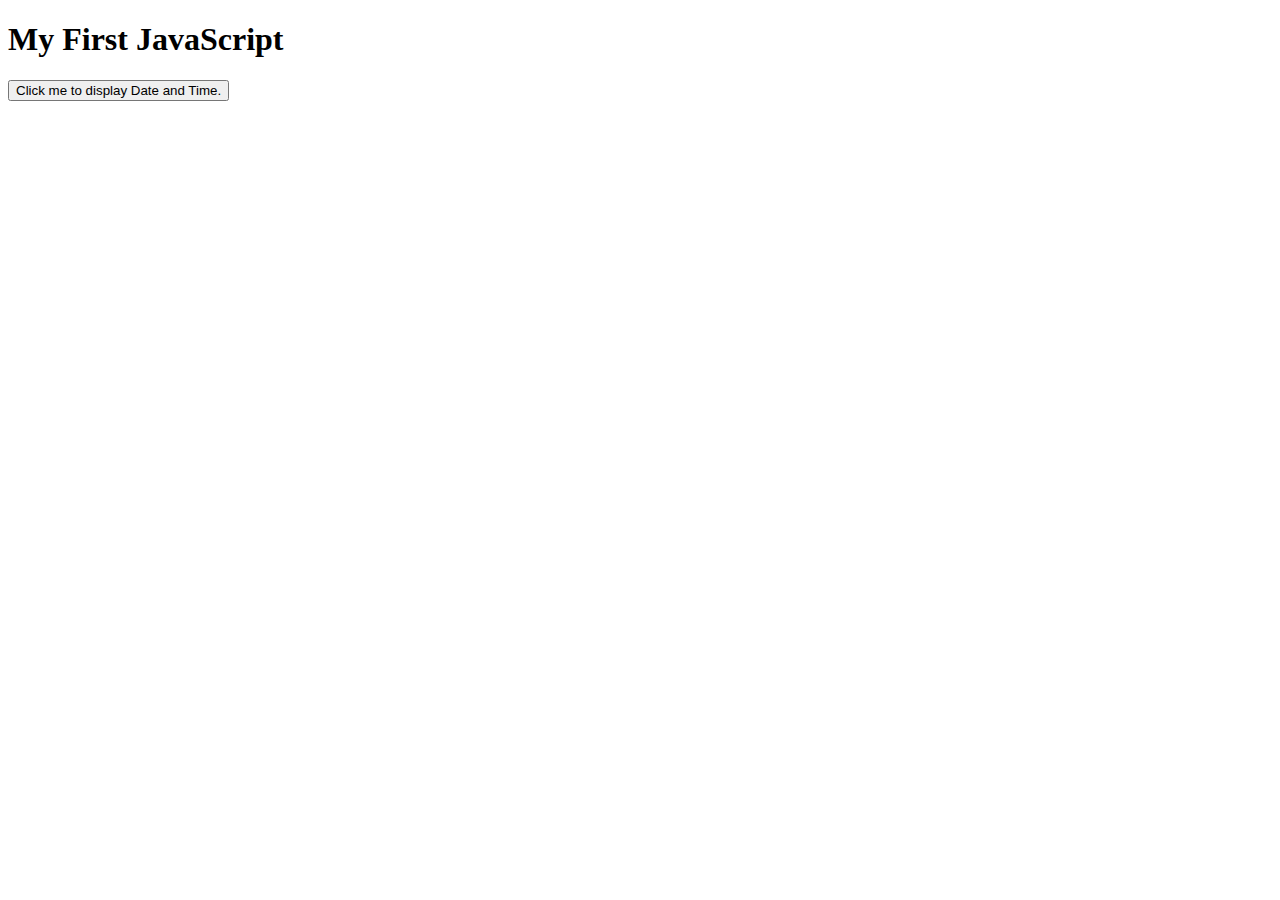
<file: javascripts/basic.html>
<!DOCTYPE html>
<html>
<body>

<h1>My First JavaScript</h1>

<button type="button"
onclick="document.getElementById('demo').innerHTML = Date()">
Click me to display Date and Time.</button>

<p id="demo"></p>

</body>
</html>
</file>
<file: calc2/style.css>
body{
	background-color: gray;
}
.result{
	background-color: white;
	width: 400px;
	height: 50px;
}
.btn_key{
	background-color: white;
	width: 400px;
	height: 250px;
}
</file>
<file: Editable-CV/style.css>
body{
	background-image: url("images/bg.jpg");
}
.content{
	background-color: white;
	height: 1600px;
	width: 80%;
	margin-left: auto;
	margin-right: auto;
	margin-top: 40px;
	margin-bottom: 40px;
	
}

#circle {
	width: 138px;
	height: 138px;
	background: #0066CC;
	-moz-border-radius: 50px;
	-webkit-border-radius: 50px;
	border-radius: 70px;

}
.n_font{
	font-size: 30px;
	
}
.sn_font{
	font-size: 35px;
	font-weight: bold;
	
}
.gd_font{
	font-size: 12px;
	font-weight: bold;
}
#circle_new{
	width: 50px;
	height: 50px;
	background: #0066CC;
	-moz-border-radius: 50px;
	-webkit-border-radius: 50px;
	border-radius: 70px;
}
.hr-section {
    float: right;
    border-top: 4px solid #0066CC;
    width: 35%;
    margin-top: 24px;
}
.hr-section_a{
	float: right;
    border-top: 4px solid #0066CC;
    width: 30%;
    margin-top: 24px;

}
.hr-section_b{
	float: right;
    border-top: 4px solid #0066CC;
    width: 40%;
    margin-top: 24px;
}
#small_circle_blue{
	width: 13px;
	height: 13px;
	background: #0066CC;
	-moz-border-radius: 50px;
	-webkit-border-radius: 50px;
	border-radius: 70px;
	float: left;
    margin: 5px;
}
#small_circle_grey{
	width: 13px;
	height: 13px;
	background:  #d6d6c2;
	-moz-border-radius: 50px;
	-webkit-border-radius: 50px;
	border-radius: 70px;
	float: left;
    margin: 5px;
}
.hr-section_edu{
	float: right;
    border-top: 4px solid #0066CC;
    width: 62%;
    margin-top: 24px;
}
#circle_new_edu{
	width: 50px;
	height: 50px;
	background: #0066CC;
	-moz-border-radius: 50px;
	-webkit-border-radius: 50px;
	border-radius: 70px;
}
#small_circle_black{
	width: 16px;
	height: 16px;
	background:  black;
	-moz-border-radius: 50px;
	-webkit-border-radius: 50px;
	border-radius: 70px;
	float: left;
    margin: 15px;
}
.hr-section_exp{
	float: right;
    border-top: 4px solid #0066CC;
    width: 59%;
    margin-top: 24px;
}
#circle_new_exp{
	width: 50px;
	height: 50px;
	background: #0066CC;
	-moz-border-radius: 50px;
	-webkit-border-radius: 50px;
	border-radius: 70px;
}
.hr-section-sft{
	float: right;
    border-top: 4px solid #0066CC;
    width: 62%;
    margin-top: 24px;
}
#circle_new_sft{
	width: 50px;
	height: 50px;
	background: #0066CC;
	-moz-border-radius: 50px;
	-webkit-border-radius: 50px;
	border-radius: 70px;
}
</file>
<file: How We Work/style.css>
body{
	background-color: white;
	
}
.full_content{
	background-image: url('images/bg_image.jpg');
	width: 100%;
	height: 1600px;
	margin-left: auto;
	margin-right: auto;
	padding-top: 137px;
}
.main_content{
	background-color: #16A086;
	height: 1300px;

}
#circle_meet{
	width: 170px;
	height: 170px;
	background: #138D76;
	-moz-border-radius: 50px;
	-webkit-border-radius: 50px;
	border-radius: 85px;
}
img{
	border-radius: 60%;
	width: 150px;
	height: 150px;
}
.section1{
	background-color: #16A086;
	width: 100%;
}
.section2{
	background-color: #16A086;
	width: 100%;
}
#circle_admin{
	width: 170px;
	height: 170px;
	background: #138D76;
	-moz-border-radius: 50px;
	-webkit-border-radius: 50px;
	border-radius: 85px;
}
#circle_m_app{
	width: 170px;
	height: 170px;
	background: #138D76;
	-moz-border-radius: 50px;
	-webkit-border-radius: 50px;
	border-radius: 85px;
}
#circle_advt{
	width: 170px;
	height: 170px;
	background: #138D76;
	-moz-border-radius: 50px;
	-webkit-border-radius: 50px;
	border-radius: 85px;
}
.line-segment{
	height: 150px;
}
</file>
<file: Login Form/style.css>
body{
	background-color: 	#383838;
}
.content{
	width: 30%;
	height: 500px;
	background-color: #FFCC00;
	margin-top: 80px;
	margin-bottom: 50px;
	margin-left: 420px;
	margin-right: 200px;
	border-radius: 8px;
}
h1{
	font-weight: bold;
	text-align: center;
	padding-top: 20px;
}
img{
	border-radius: 50%;
}
.image{
	padding-left: 120px;
	padding-top: 30px;
}
.login_box{
	width: 90%
	padding-left: 20px;
}
input[type=button]{
	background-color: #000000;
    border-radius: 8px;
    color: white;
    padding: 16px 32px;
    text-decoration: none;
    margin: 4px 2px;
    cursor: pointer;
    font-size: 20px;

}
.login_btn{
	padding-left: 115px;

}
.option{
	padding-left: 80px;
	font-weight: bold;
}
a:visited {
    color: black;
}
a:hover{
	color: red;
}
</file>
